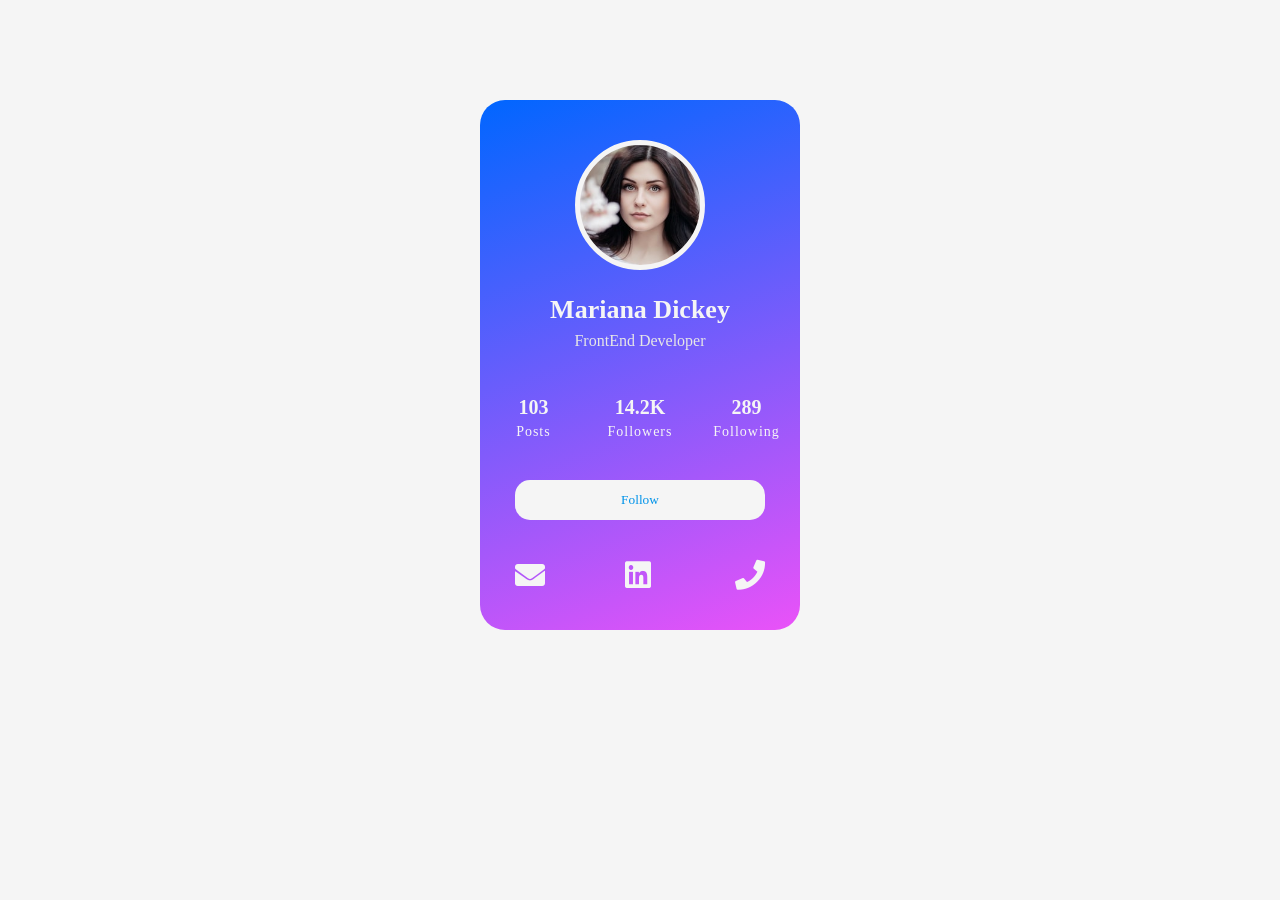
<file: card/index.html>
<!DOCTYPE html>
<html lang="en">
  <head>
    <meta charset="UTF-8" />
    <meta http-equiv="X-UA-Compatible" content="IE=edge" />
    <meta name="viewport" content="width=device-width, initial-scale=1.0" />
    <title>Document</title>
    <link rel="stylesheet" href="style.css" />
    <link
      rel="stylesheet"
      href="https://cdnjs.cloudflare.com/ajax/libs/font-awesome/5.15.4/css/all.min.css"
      integrity="sha512-1ycn6IcaQQ40/MKBW2W4Rhis/DbILU74C1vSrLJxCq57o941Ym01SwNsOMqvEBFlcgUa6xLiPY/NS5R+E6ztJQ=="
      crossorigin="anonymous"
      referrerpolicy="no-referrer"
    />
  </head>
  <body>
    <div class="cardContainer">
      <header>
        <div class="profile"></div>
        <p class="name">Mariana Dickey</p>
        <p class="bio">FrontEnd Developer</p>
      </header>
      <section>
        <div class="cardItem">
          <span class="value">103</span>
          <span class="title">Posts</span>
        </div>
        <div class="cardItem">
          <span class="value">14.2K</span>
          <span class="title">Followers</span>
        </div>
        <div class="cardItem">
          <span class="value">289</span>
          <span class="title">Following</span>
        </div>
      </section>
      <footer>
        <button class="follow">Follow</button>
        <div class="more">
          <i class="fa fa-envelope"></i>
          <i class="fab fa-linkedin"></i>
          <i class="fa fa-phone"></i>
        </div>
      </footer>
    </div>
  </body>
</html>
</file>
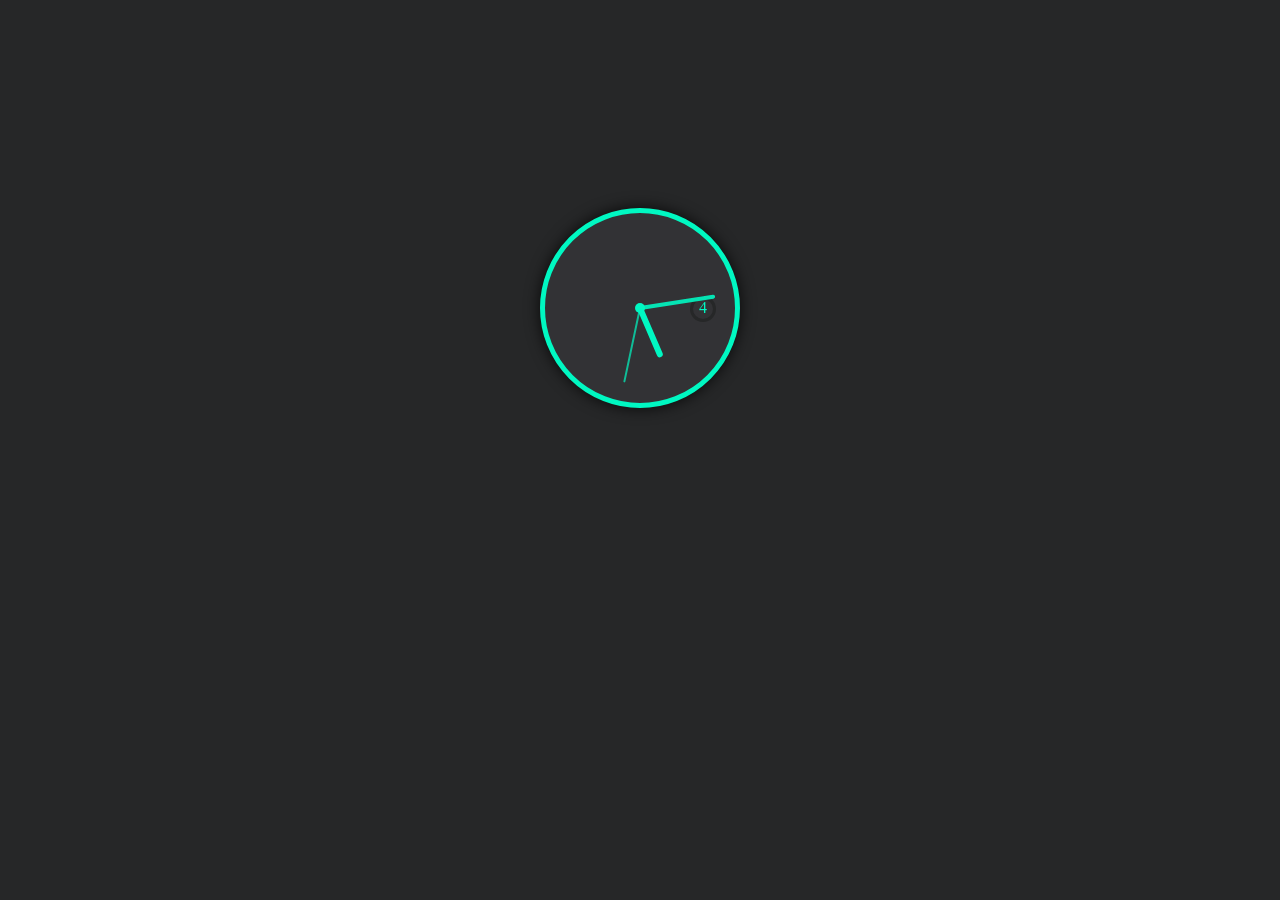
<file: Clock/index.html>
<!DOCTYPE html>
<html lang="en">
  <head>
    <meta charset="UTF-8" />
    <meta http-equiv="X-UA-Compatible" content="IE=edge" />
    <meta name="viewport" content="width=device-width, initial-scale=1.0" />
    <link rel="stylesheet" href="style.css" />
    <title>Document</title>
  </head>
  <body>
    <div class="clock">
      <div class="hour"></div>
      <div class="minute"></div>
      <div class="second"></div>
      <div class="center"></div>
      <div class="date"></div>
    </div>
    <script src="script.js"></script>
  </body>
</html>
</file>
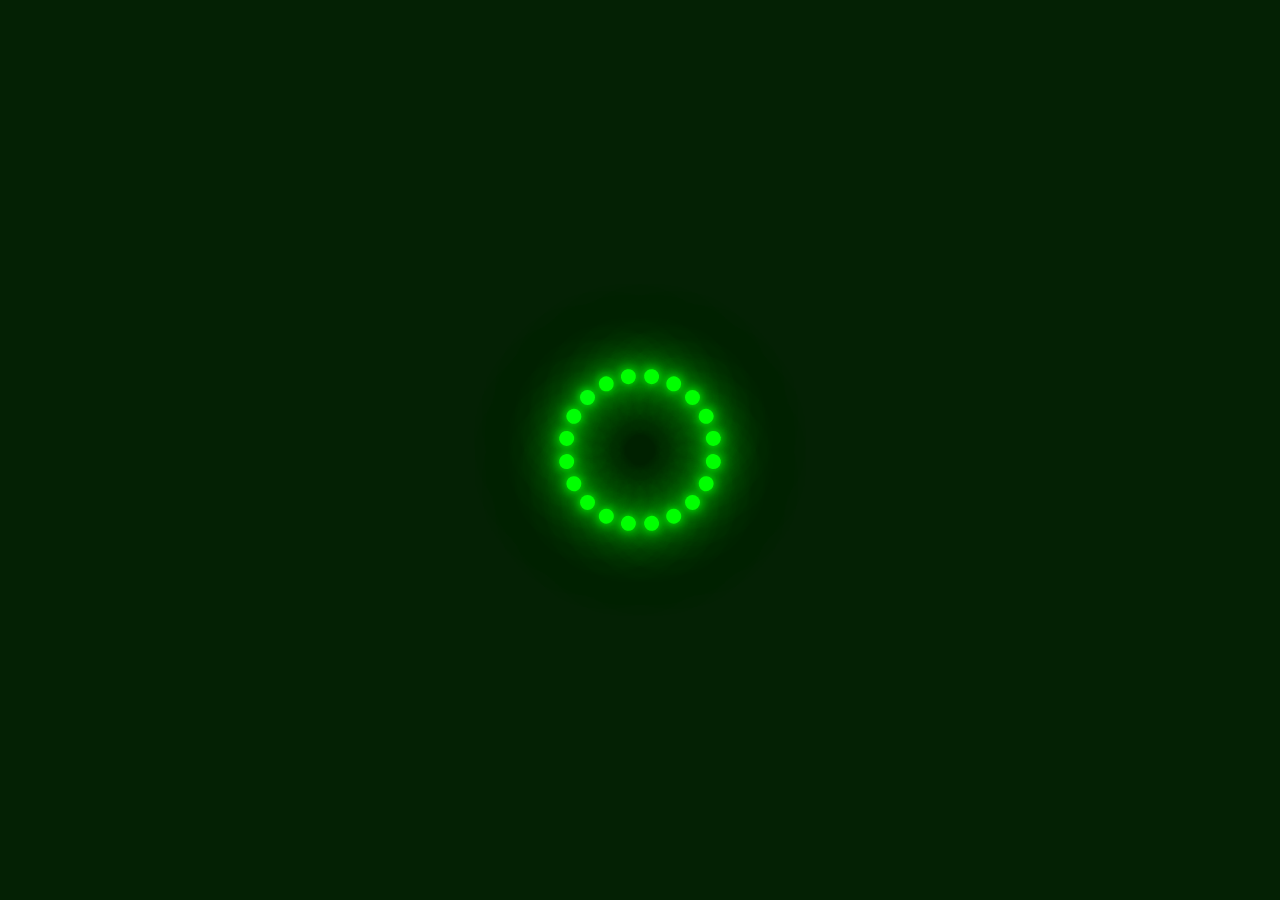
<file: CSS Loading Animation Effects/index.html>
<!DOCTYPE html>
<html lang="en">
  <head>
    <meta charset="UTF-8" />
    <meta http-equiv="X-UA-Compatible" content="IE=edge" />
    <meta name="viewport" content="width=device-width, initial-scale=1.0" />
    <link rel="stylesheet" href="style.css" />
    <title>Document</title>
  </head>
  <body>
    <section>
      <div class="loader">
        <span style="--i: 1"></span>
        <span style="--i: 2"></span>
        <span style="--i: 3"></span>
        <span style="--i: 4"></span>
        <span style="--i: 5"></span>
        <span style="--i: 6"></span>
        <span style="--i: 7"></span>
        <span style="--i: 8"></span>
        <span style="--i: 9"></span>
        <span style="--i: 10"></span>
        <span style="--i: 11"></span>
        <span style="--i: 12"></span>
        <span style="--i: 13"></span>
        <span style="--i: 14"></span>
        <span style="--i: 15"></span>
        <span style="--i: 16"></span>
        <span style="--i: 17"></span>
        <span style="--i: 18"></span>
        <span style="--i: 19"></span>
        <span style="--i: 20"></span>
      </div>
    </section>
  </body>
</html>
</file>
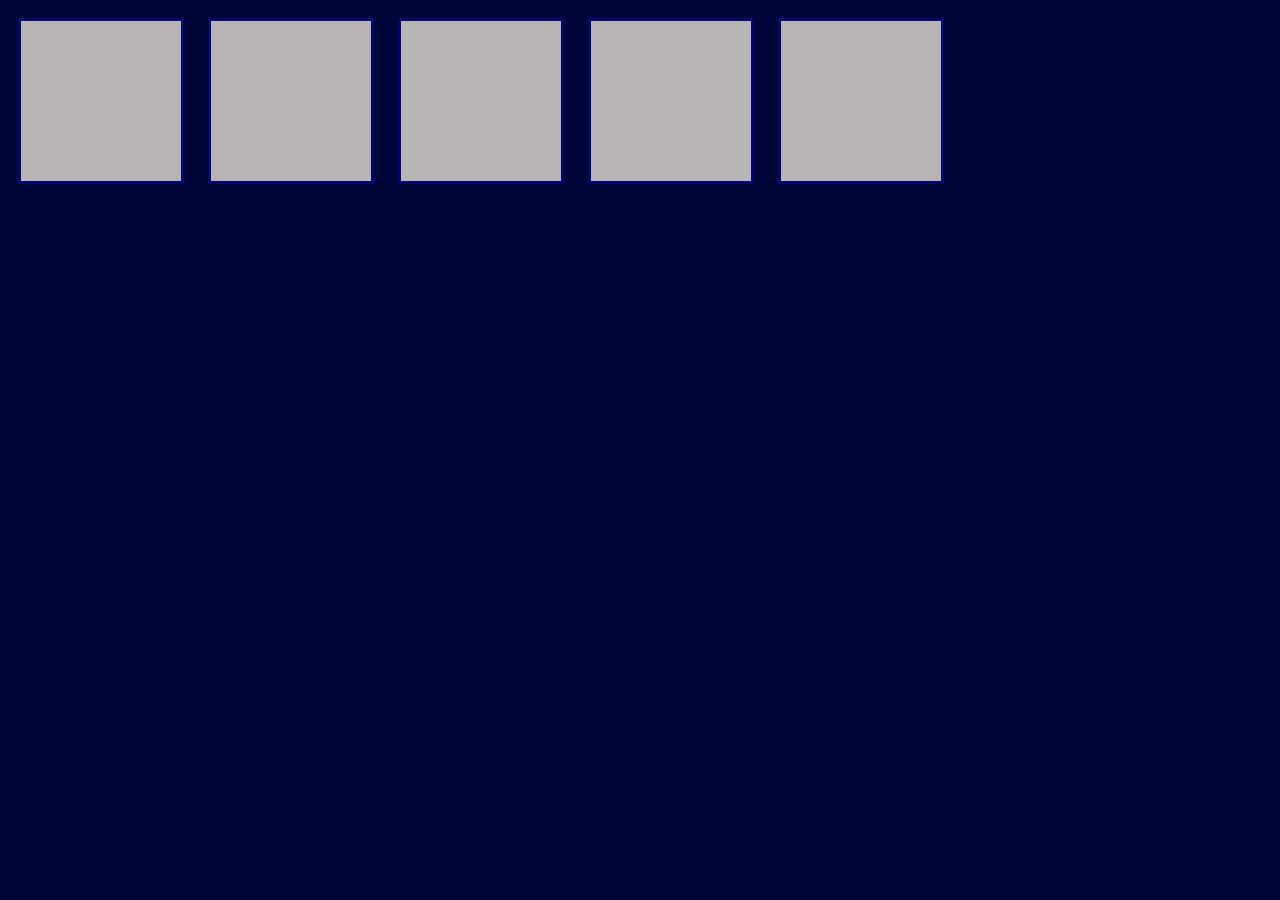
<file: DragnDrop/index.html>
<!DOCTYPE html>
<html lang="en">
  <head>
    <meta charset="UTF-8" />
    <meta http-equiv="X-UA-Compatible" content="IE=edge" />
    <meta name="viewport" content="width=device-width, initial-scale=1.0" />
    <link rel="stylesheet" href="style.css" />
    <title>DragnDrop</title>
  </head>
  <body>
    <div class="empty">
      <div class="fill" draggable="true"></div>
    </div>
    <div class="empty"></div>
    <div class="empty"></div>
    <div class="empty"></div>
    <div class="empty"></div>
    <script src="script.js"></script>
  </body>
</html>
</file>
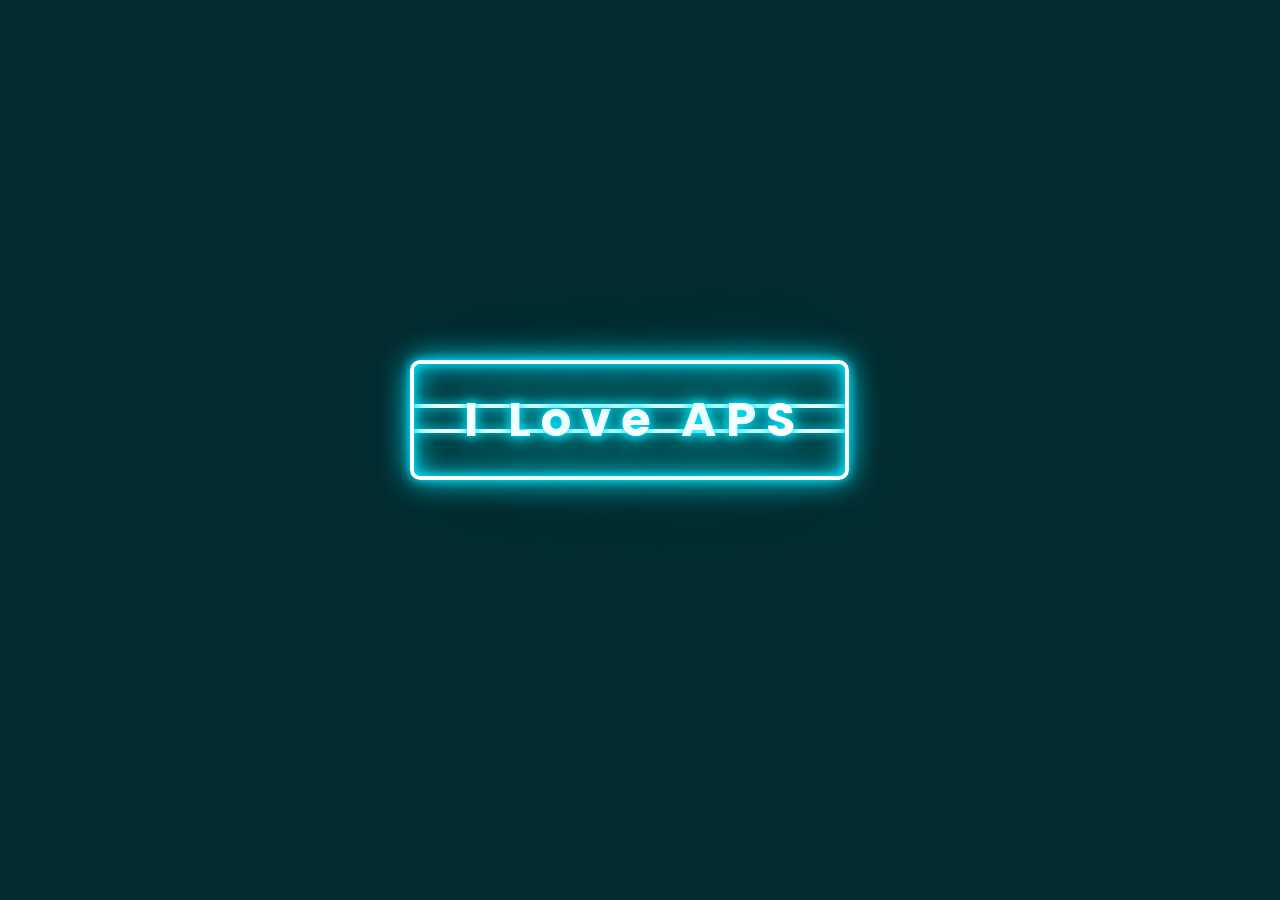
<file: Neon Light Text Effects/index.html>
<!DOCTYPE html>
<html lang="en">
  <head>
    <meta charset="UTF-8" />
    <meta http-equiv="X-UA-Compatible" content="IE=edge" />
    <meta name="viewport" content="width=device-width, initial-scale=1.0" />
    <link rel="stylesheet" href="style.css" />
    <title>Neon Light Text Effects</title>
  </head>
  <body>
    <div>
      <h1>
        <span>I</span>&nbsp;&nbsp;
        <span>L</span>
        <span>o</span>
        <span>v</span>
        <span>e</span>&nbsp;&nbsp;
        <span>A</span>
        <span>P</span>
        <span>S</span>
      </h1>
    </div>
  </body>
</html>
</file>
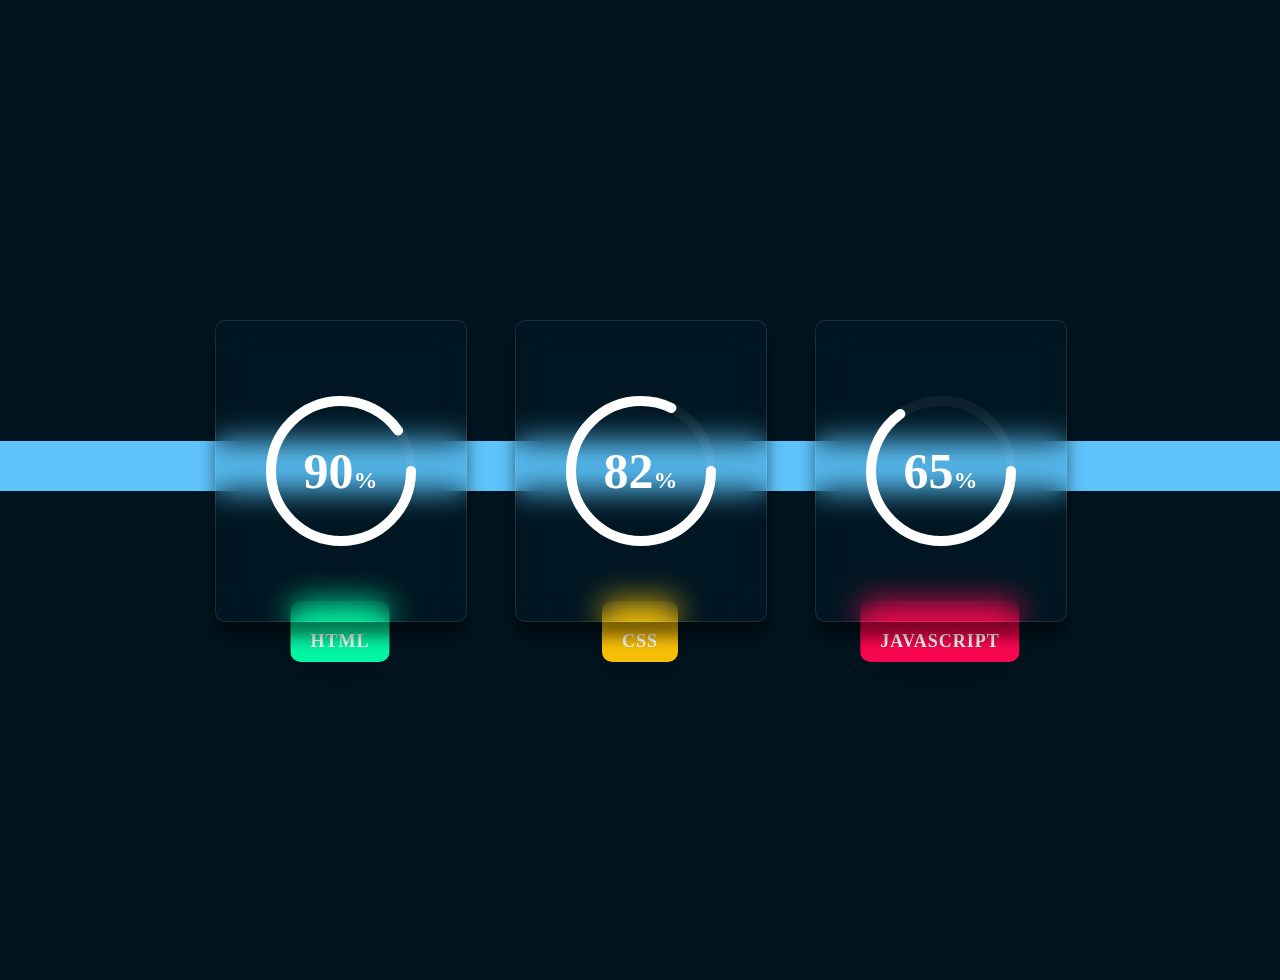
<file: Pure CSS Circular Progress/index.html>
<!DOCTYPE html>
<html lang="en">
  <head>
    <meta charset="UTF-8" />
    <meta http-equiv="X-UA-Compatible" content="IE=edge" />
    <meta name="viewport" content="width=device-width, initial-scale=1.0" />
    <link rel="stylesheet" href="style.css" />
    <title>Document</title>
  </head>
  <body>
    <section>
      <div class="contaner">
        <div class="card">
          <div class="box">
            <div>
              <div class="percent">
                <svg>
                  <circle cx="70" cy="70" r="70"></circle>
                  <circle cx="70" cy="70" r="70"></circle>
                </svg>
                <div class="number">
                  <h2>90<span>%</span></h2>
                </div>
              </div>
            </div>
          </div>
          <div class="text">Html</div>
        </div>
        <div class="card">
          <div class="box">
            <div>
              <div class="percent">
                <svg>
                  <circle cx="70" cy="70" r="70"></circle>
                  <circle cx="70" cy="70" r="70"></circle>
                </svg>
                <div class="number">
                  <h2>82<span>%</span></h2>
                </div>
              </div>
            </div>
          </div>
          <div class="text">CSS</div>
        </div>
        <div class="card">
          <div class="box">
            <div>
              <div class="percent">
                <svg>
                  <circle cx="70" cy="70" r="70"></circle>
                  <circle cx="70" cy="70" r="70"></circle>
                </svg>
                <div class="number">
                  <h2>65<span>%</span></h2>
                </div>
              </div>
            </div>
          </div>
          <div class="text">JavaScript</div>
        </div>
      </div>
    </section>
  </body>
</html>
</file>
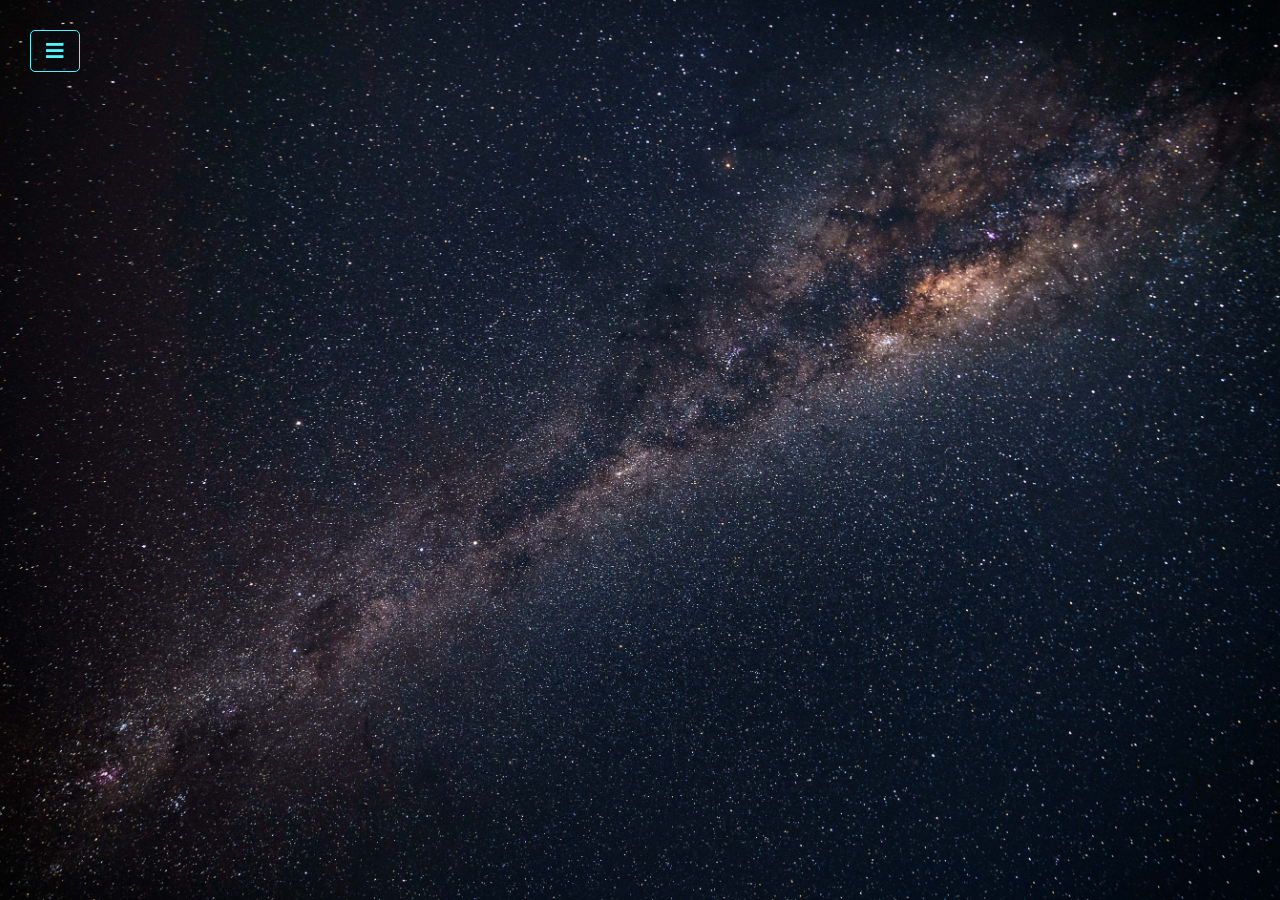
<file: Sidebar/index.html>
<!DOCTYPE html>
<html lang="en">
  <head>
    <meta charset="UTF-8" />
    <meta http-equiv="X-UA-Compatible" content="IE=edge" />
    <meta name="viewport" content="width=device-width, initial-scale=1.0" />
    <title>Document</title>
    <link href="style.css" rel="stylesheet" />
    <link
      rel="stylesheet"
      href="https://cdnjs.cloudflare.com/ajax/libs/font-awesome/5.15.3/css/all.min.css"
      integrity="sha512-iBBXm8fW90+nuLcSKlbmrPcLa0OT92xO1BIsZ+ywDWZCvqsWgccV3gFoRBv0z+8dLJgyAHIhR35VZc2oM/gI1w=="
      crossorigin="anonymous"
      referrerpolicy="no-referrer"
    />
  </head>
  <body>
    <input type="checkbox" id="check" />
    <label for="check">
      <i class="fas fa-bars" id="menu"></i>
      <i class="fas fa-times" id="close"></i>
    </label>
    <aside class="sidebar">
      <h1>Menu</h1>
      <ul class="items">
        <li><i class="fas fa-home"></i>Home</li>
        <li><i class="fas fa-bell"></i>News</li>
        <li><i class="fas fa-download"></i>Downloads</li>
        <li><i class="fas fa-credit-card"></i> Purchases</li>
        <li><i class="fas fa-comments"></i>Comments</li>
        <li><i class="fas fa-heart"></i> Favorite</li>
        <li><i class="fas fa-question"></i>Help</li>
      </ul>
    </aside>
    <section></section>
  </body>
</html>
</file>
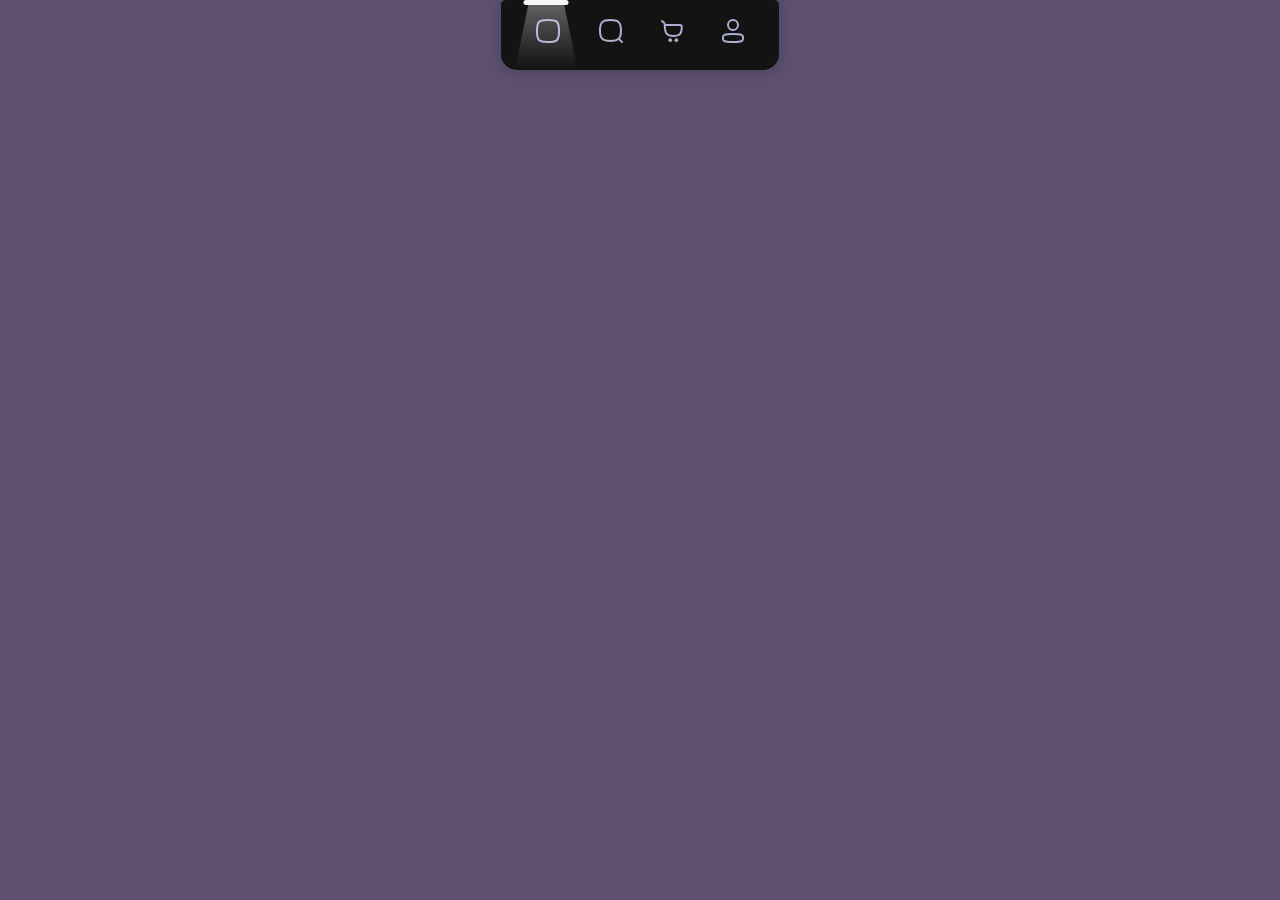
<file: TabBar/index.html>
<!DOCTYPE html>
<html lang="en">
  <head>
    <meta charset="UTF-8" />
    <meta http-equiv="X-UA-Compatible" content="IE=edge" />
    <meta name="viewport" content="width=device-width, initial-scale=1.0" />
    <link rel="stylesheet" href="style.css" />
    <title>Document</title>
  </head>
  <body>
    <nav>
      <ul>
        <li>
          <i class="pl wallet"></i>
        </li>
        <li>
          <i class="pl search"></i>
        </li>
        <li>
          <i class="pl cart"></i>
        </li>
        <li>
          <i class="pl user"></i>
        </li>
      </ul>
      <div class="tubelight">
        <div class="light-ray"></div>
      </div>
    </nav>
    <script src="script.js"></script>
  </body>
</html>
</file>
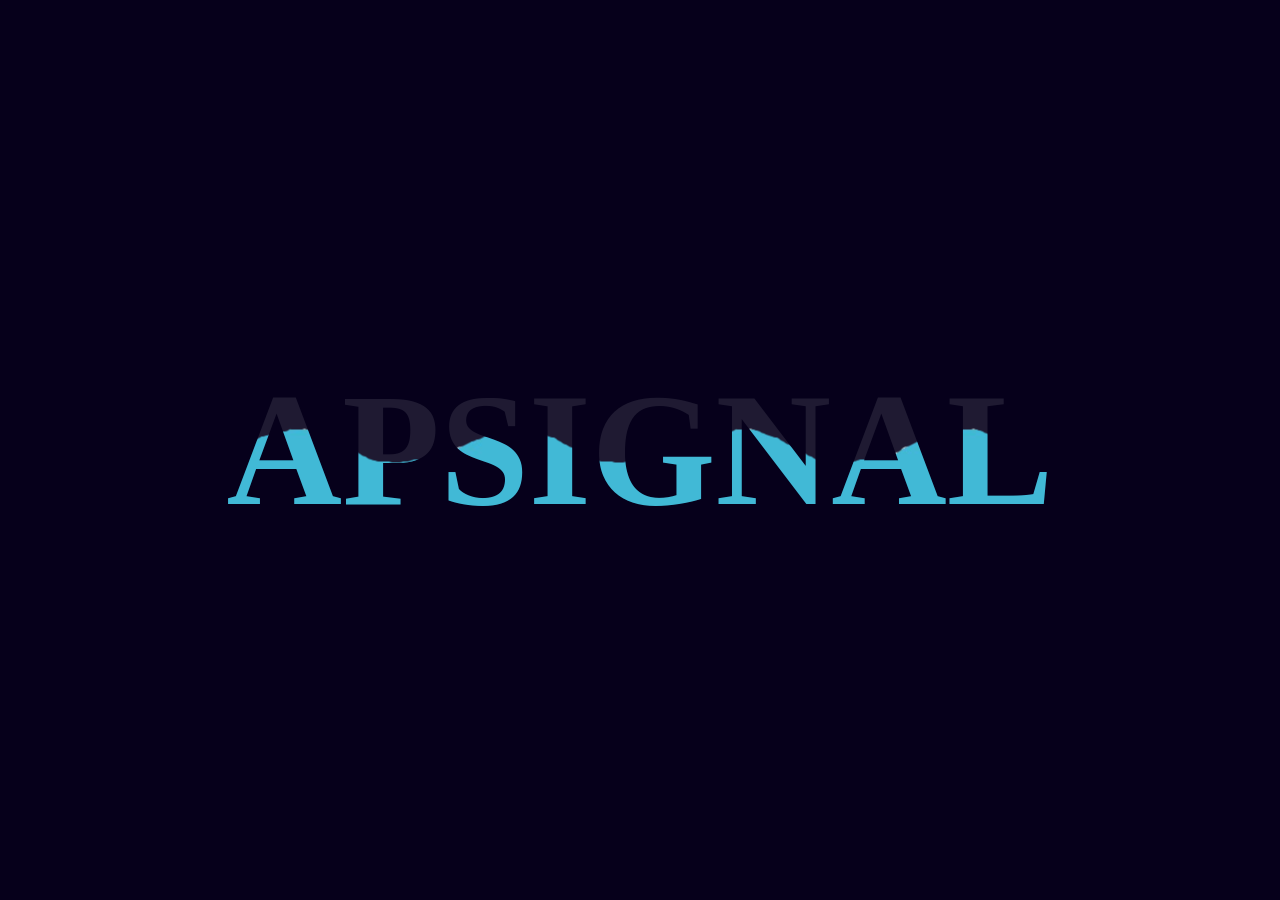
<file: Text Filling with water/index.html>
<!DOCTYPE html>
<html lang="en">
  <head>
    <meta charset="UTF-8" />
    <meta http-equiv="X-UA-Compatible" content="IE=edge" />
    <meta name="viewport" content="width=device-width, initial-scale=1.0" />
    <link rel="stylesheet" href="style.css" />
    <title>Document</title>
  </head>
  <body>
    <div class="loader">
      <h1>APSignal</h1>
    </div>
  </body>
</html>
</file>
<file: card/style.css>
* {
  margin: 0;
  padding: 0;
  box-sizing: border-box;
  font-family: Gudea;
}

body {
  display: grid;
  place-items: center;
  background: #f5f5f5;
}

.cardContainer {
  width: 320px;
  height: 530px;
  background-image: linear-gradient(160deg, #0066ff 0%, #ea52f8 100%);
  border-radius: 25px;
  display: flex;
  justify-content: space-evenly;
  align-items: center;
  flex-direction: column;
  margin-top: 100px;
}

header {
  width: 100%;
  display: flex;
  align-items: center;
  flex-direction: column;
}

.profile {
  background-image: url("profile.jpg");
  width: 130px;
  height: 130px;
  border-radius: 50%;
  background-size: cover;
  border: 5px solid #f5f5f5;
}

.name {
  color: #f5f5f5;
  font-weight: bold;
  font-size: 26px;
  margin-top: 25px;
}

.bio {
  color: #e6e6e6;
  margin-top: 7px;
}

section {
  display: grid;
  grid-template-columns: repeat(3, 3fr);
  gap: 40px;
  margin: 0 20px;
}

.cardItem {
  display: flex;
  flex-direction: column;
  align-items: center;
}

.cardItem .value {
  font-weight: bold;
  font-size: 20px;
  color: #f5f5f5;
  padding: 5px;
}

.cardItem .title {
  font-size: 14px;
  color: #f5f5f5;
  letter-spacing: 1px;
}

.follow {
  width: 250px;
  border: none;
  outline: none;
  height: 40px;
  border-radius: 15px;
  cursor: pointer;
  background-color: #f5f5f5;
  color: #0093e9;
}

.more {
  display: grid;
  grid-template-columns: repeat(3, 3fr);
  gap: 80px;
  margin: 40px 0 0;
}

.more i {
  font-size: 30px;
  color: #f5f5f5;
  cursor: pointer;
}
</file>
<file: Clock/style.css>
* {
  box-sizing: border-box;
  z-index: 2;
}

body {
  align-items: center;
  background: #262728;
  color: #00f8c2;
  display: flex;
  justify-content: center;
}

.clock {
  background-color: #323235;
  border-radius: 50%;
  border: 5px solid currentColor;
  box-shadow: 0px 0px 15px #000000cc;
  height: 200px;
  width: 200px;
  position: relative;
  margin-top: 200px;
}

.clock .center {
  background: currentColor;
  position: absolute;
  transform-origin: 50% 100%;
  border-radius: 50%;
  height: 10px;
  width: 10px;
  left: calc(50% - 5px);
  top: calc(50% - 5px);
}

.clock .hour {
  background: currentColor;
  position: absolute;
  transform-origin: 50% 100%;
  border-radius: 3px;
  height: 28%;
  width: 6px;
  left: calc(50% - 3px);
  top: 22%;
  transform: rotate(0deg);
}

.clock .minute {
  background: currentColor;
  position: absolute;
  transform-origin: 50% 100%;
  border-radius: 2px;
  height: 40%;
  width: 4px;
  left: calc(50% - 2px);
  top: 10%;
  opacity: 0.9;
  transform: rotate(45deg);
}

.clock .second {
  background: currentColor;
  position: absolute;
  transform-origin: 50% 100%;
  border-radius: 1px;
  height: 40%;
  width: 2px;
  left: calc(50% - 1px);
  opacity: 0.7;
  top: 10%;
  transform: rotate(0deg);
}

.date {
  width: 26px;
  height: 26px;
  position: absolute;
  border: 3px solid #262728;
  left: calc(50% + 50px);
  top: calc(50% - 12px);
  font-family: Calibri;
  text-align: center;
  border-radius: 50%;
  z-index: 1;
}
</file>
<file: CSS Loading Animation Effects/style.css>
* {
  margin: 0;
  padding: 0;
  box-sizing: border-box;
}
section {
  display: flex;
  justify-content: center;
  align-items: center;
  min-height: 100vh;
  background: #042104;
  animation: animateBg 10s linear infinite;
}
@keyframes animateBg {
  0% {
    filter: hue-rotate(0deg);
  }
  100% {
    filter: hue-rotate(360deg);
  }
}
section .loader {
  position: relative;
  width: 120px;
  height: 120px;
}
section .loader span {
  position: absolute;
  top: 0;
  left: 0;
  width: 100%;
  height: 100%;
  transform: rotate(calc(18deg * var(--i)));
}
section .loader span::before {
  content: "";
  position: absolute;
  top: 0;
  left: 0;
  width: 15px;
  height: 15px;
  border-radius: 50%;
  background: #00ff0a;
  box-shadow: 0 0 10px #00ff0a, 0 0 20px #00ff0a, 0 0 40px #00ff0a,
    0 0 60px #00ff0a, 0 0 80px #00ff0a, 0 0 100px #00ff0a;
  animation: animate 2s linear infinite;
  animation-delay: calc(0.1s * var(--i));
}
@keyframes animate {
  0% {
    transform: scale(1);
  }
  80%,
  100% {
    transform: scale(0);
  }
}
</file>
<file: DragnDrop/style.css>
body {
  background: rgb(1, 6, 58);
}
.fill {
  background-image: url("https://upload.wikimedia.org/wikipedia/commons/thumb/0/08/Anime_Girl.png/1200px-Anime_Girl.png");
  background-size: cover;
  position: relative;
  height: 150px;
  width: 150px;
  top: 5px;
  left: 5px;
  cursor: pointer;
}
.empty {
  display: inline-block;
  height: 160px;
  width: 160px;
  margin: 10px;
  border: 3px rgb(1, 10, 107) solid;
  background-color: rgb(184, 180, 180);
}
.hold {
  border: solid #ccc 4px;
}
.hovered {
  background: #f4f4f4;
  border-style: dashed;
}
.invisible {
  display: none;
}
</file>
<file: Neon Light Text Effects/style.css>
@import url("https://fonts.googleapis.com/css2?family=Poppins:ital,wght@1,100&display=swap");

body {
  font-family: "Poppins", sans-serif;
  margin: 0;
  padding: 0;
  background: rgb(2, 44, 49);
}
div {
  position: absolute;
  top: 40%;
  left: 32%;
  transform: translate(-50, -50%);
  border: 4px solid #fff;
  border-radius: 10px;
  padding: 20px 50px;
  box-shadow: 0 0 10px rgb(4, 230, 255), 0 0 30px rgb(4, 230, 255),
    inset 0 0 10px rgb(4, 230, 255), inset 0 0 30px rgb(4, 230, 255);
  animation: animate 0.1s linear infinite;
}
div::after {
  content: "";
  position: absolute;
  top: 65px;
  left: 0;
  width: 100%;
  height: 4px;
  background: #fff;
  box-shadow: 0 0 10px rgb(4, 230, 255), 0 0 30px rgb(4, 230, 255);
  z-index: -1;
}
div:before {
  content: "";
  position: absolute;
  bottom: 68px;
  left: 0;
  width: 100%;
  height: 4px;
  background: #fff;
  box-shadow: 0 0 10px rgb(4, 230, 255), 0 0 30px rgb(4, 230, 255);
  z-index: -1;
}
h1 {
  margin: 0;
  padding: 0;
  font-size: 3em;
  color: #fff;
  text-shadow: 0 0 10px rgb(4, 230, 255), 0 0 20px rgb(4, 230, 255),
    0 0 80px rgb(4, 230, 255), 0 0 120px rgb(4, 230, 255);
}
h1 span {
  animation: animate 0.5s linear infinite;
}
h1 span:nth-child(1) {
  animation-delay: 0.25s;
}
h1 span:nth-child(2) {
  animation-delay: 0.2s;
}
h1 span:nth-child(3) {
  animation-delay: 0.35s;
}
h1 span:nth-child(4) {
  animation-delay: 0.1s;
}
h1 span:nth-child(5) {
  animation-delay: 0.2s;
}
h1 span:nth-child(6) {
  animation-delay: 0.15s;
}
h1 span:nth-child(7) {
  animation-delay: 0.3s;
}
h1 span:nth-child(8) {
  animation-delay: 0.4s;
}
@keyframes animate {
  0% {
    opacity: 1;
  }
  30% {
    opacity: 1;
  }
  40% {
    opacity: 0.5;
  }
  50% {
    opacity: 1;
  }
  100% {
    opacity: 1;
  }
}
</file>
<file: Pure CSS Circular Progress/style.css>
* {
  margin: 0;
  padding: 0;
}

section {
  position: relative;
  display: flex;
  justify-content: center;
  align-items: center;
  padding: 40px 0;
  min-height: 100vh;
  background: #011520;
}
section::before {
  content: "";
  position: absolute;
  top: 45%;
  left: 0;
  width: 100%;
  height: 50px;
  background: #5dc3fa;
}
.contaner {
  width: 900px;
  display: flex;
  flex-wrap: wrap;
  justify-content: space-around;
}
.contaner .card {
  position: relative;
  width: 250px;
  height: 300px;
  text-align: center;
  z-index: 10;
  margin: 20px 20px 60px;
}
.contaner .card .box {
  position: absolute;
  top: 0;
  left: 0;
  width: 100%;
  height: 100%;
  display: flex;
  justify-content: center;
  align-items: center;
  background: rgba(1, 58, 88, 0.05);
  box-shadow: 0 15px 15px rgba(0, 0, 0, 0.5);
  backdrop-filter: blur(15px);
  border: 1px solid rgba(255, 255, 255, 0.1);
  z-index: 10;
  border-radius: 10px;
}
.percent {
  position: relative;
  width: 150px;
  height: 150px;
  border-radius: 50%;
  z-index: 100;
}
.percent .number {
  position: absolute;
  top: 0;
  left: 0;
  width: 100%;
  height: 100%;
  display: flex;
  justify-content: center;
  align-items: center;
}
.percent .number h2 {
  color: #fff;
  font-weight: 700;
  font-size: 50px;
}
.percent .number h2 span {
  font-size: 24px;
}
.text {
  position: absolute;
  bottom: -42px;
  left: 50%;
  transform: translateX(-50%);
  text-align: center;
  padding: 30px 20px 10px;
  background: #ac2783;
  border-radius: 10px;
  font-weight: 800;
  font-size: 18px;
  z-index: 1;
  pointer-events: none;
  transition: bottom 0.5s, z-index 0s transform 0.5s, padding 0.5s;
  letter-spacing: 1px;
  text-transform: uppercase;
  box-shadow: 0 15px 35px rgba(0, 0, 0, 0.2);
  color: #fff;
}
.card:hover .text {
  transition-delay: 0.5s, 0.5s, 0s, 0.5s;
  bottom: -70px;
  z-index: 11;
  transform: translateX(-50%) translateY(-50%);
  padding: 10px 20px 10px;
}
.card:nth-child(1) .text {
  background: #03f5a4;
}
.card:nth-child(2) .text {
  background: #f7bf07;
}
.card:nth-child(3) .text {
  background: #f7054e;
}
svg {
  position: relative;
  width: 150px;
  height: 150px;
}
svg circle {
  width: 100%;
  height: 100%;
  fill: none;
  stroke-width: 10;
  stroke: rgba(255, 255, 255, 0.05);
  transform: translate(5px, 5px);
  stroke-linecap: round;
}
svg circle:nth-child(2) {
  stroke: #fff;
  stroke-dasharray: 440px;
  stroke-dashoffset: 80px;
}
.card:nth-child(1) svg circle:nth-child(2) {
  stroke-dashoffset: calc(440px - (440px * 90) / 100);
}
.card:nth-child(2) svg circle:nth-child(2) {
  stroke-dashoffset: calc(440px - (440px * 82) / 100);
}
.card:nth-child(3) svg circle:nth-child(2) {
  stroke-dashoffset: calc(440px - (440px * 65) / 100);
}
</file>
<file: Sidebar/style.css>
* {
  margin: 0;
  padding: 0;
  box-sizing: border-box;
  font-family: Anjoman;
  transition: 0.6s;
}

.sidebar {
  position: fixed;
  height: 100%;
  width: 300px;
  left: -300px;
  background: #010101;
}

.sidebar h1 {
  font-size: 30px;
  background: #1b1b1b;
  padding: 17.5px 17.5px;
  text-align: left;
  color: #52f3ff;
}

.items {
  line-height: 65px;
  font-size: 20px;
}

.items li {
  padding-left: 20px;
  color: #52f3ff;
  list-style-type: none;
  cursor: pointer;
}

.items i {
  padding: 5px;
}
.items li:hover i {
  color: #010101;
  transform: rotate(1turn);
}

.items li:hover {
  background: #52f3ff;
  color: #010101;
  padding-left: 40px;
}

input {
  display: none;
}
label #menu,
label #close {
  font-size: 20px;
  position: fixed;
  padding: 5px 10px;
  border-radius: 5px;
  cursor: pointer;
}

label #menu {
  margin: 30px;
  padding: 10px 15px;
  background: transparent;
  border: 1px solid #52f3ff;
  color: #52f3ff;
}

label #close {
  border: 1px solid #52f3ff;
  color: #52f3ff;
  top: 26px;
  left: -230px;
  z-index: 2;
}

#check:checked ~ .sidebar {
  left: 0;
}
#check:checked ~ label #close {
  left: 230px;
}
#check:checked ~ section {
  margin-left: 300px;
}
section {
  background: url(8.jpg) no-repeat;
  background-size: cover;
  background-position: center;
  height: 100vh;
}
</file>
<file: TabBar/style.css>
.pl.wallet {
  content: url("icons/Wallet.svg");
}
.pl.user {
  content: url("icons/User.svg");
}
.pl.cart {
  content: url("icons/Cart.svg");
}
.pl.search {
  content: url("icons/Search.svg");
}

.pd.wallet {
  content: url("icons/WalletB.svg");
}
.pd.user {
  content: url("icons/UserB.svg");
}
.pd.cart {
  content: url("icons/CartB.svg");
}
.pd.search {
  content: url("icons/SearchB.svg");
}

* {
  margin: 0;
  padding: 0;
  box-sizing: border-box;
}
body {
  display: flex;
  justify-content: center;
  align-items: center;
  background-color: #5c506e;
}
nav {
  position: relative;
  height: 4.375rem;
  padding: 0 1rem;
  border-radius: 0.3rem 0.3rem 1rem 1rem;
  background: #131313;
  box-shadow: 0 0 1rem rgba(0, 0, 0, 0.2);
}
nav ul {
  display: flex;
  align-items: center;
  list-style: none;
}
nav ul li {
  padding: 1.2rem;
  cursor: pointer;
}
.active {
  animation: show 0.7s;
}
.tubelight {
  position: absolute;
  left: 45px;
  top: 0px;
  transform: translateX(-50%);
  width: 45px;
  height: 5px;
  border-radius: 5px;
  background: #f5f5f5;
  transition: left 0.5s;
}
.light-ray {
  position: absolute;
  left: -30%;
  top: 5px;
  width: 160%;
  height: 4.375rem;
  clip-path: polygon(5% 100%, 25% 0px, 75% 0px, 95% 100%);
  background: linear-gradient(
    to bottom,
    rgba(255, 255, 255, 0.5) -50%,
    rgba(255, 255, 255, 0) 90%
  );
}

@keyframes show {
  0% {
    opacity: 0;
  }
  20% {
    opacity: 1;
  }
  40% {
    opacity: 0.5;
  }
  60% {
    opacity: 1;
  }
  80% {
    opacity: 0;
  }
  100% {
    opacity: 1;
  }
}
</file>
<file: Text Filling with water/style.css>
body {
  margin: 0;
  padding: 0;
  background: #06001b;
}
.loader {
  position: absolute;
  top: 50%;
  left: 50%;
  transform: translate(-50%, -50%);
}
.loader h1 {
  margin: 0;
  padding: 0;
  text-transform: uppercase;
  font-size: 10em;
  color: rgba(255, 255, 255, 0.1);
  background-image: url(img.png);
  background-repeat: repeat-x;
  -webkit-background-clip: text;
  animation: animate 15s linear infinite;
}
@keyframes animate {
  0% {
    background-position: left 0px top 80px;
  }
  40% {
    background-position: left 800px top -50px;
  }
  80% {
    background-position: left 1800px top -50px;
  }
  100% {
    background-position: left 2400px top 80px;
  }
}
</file>
